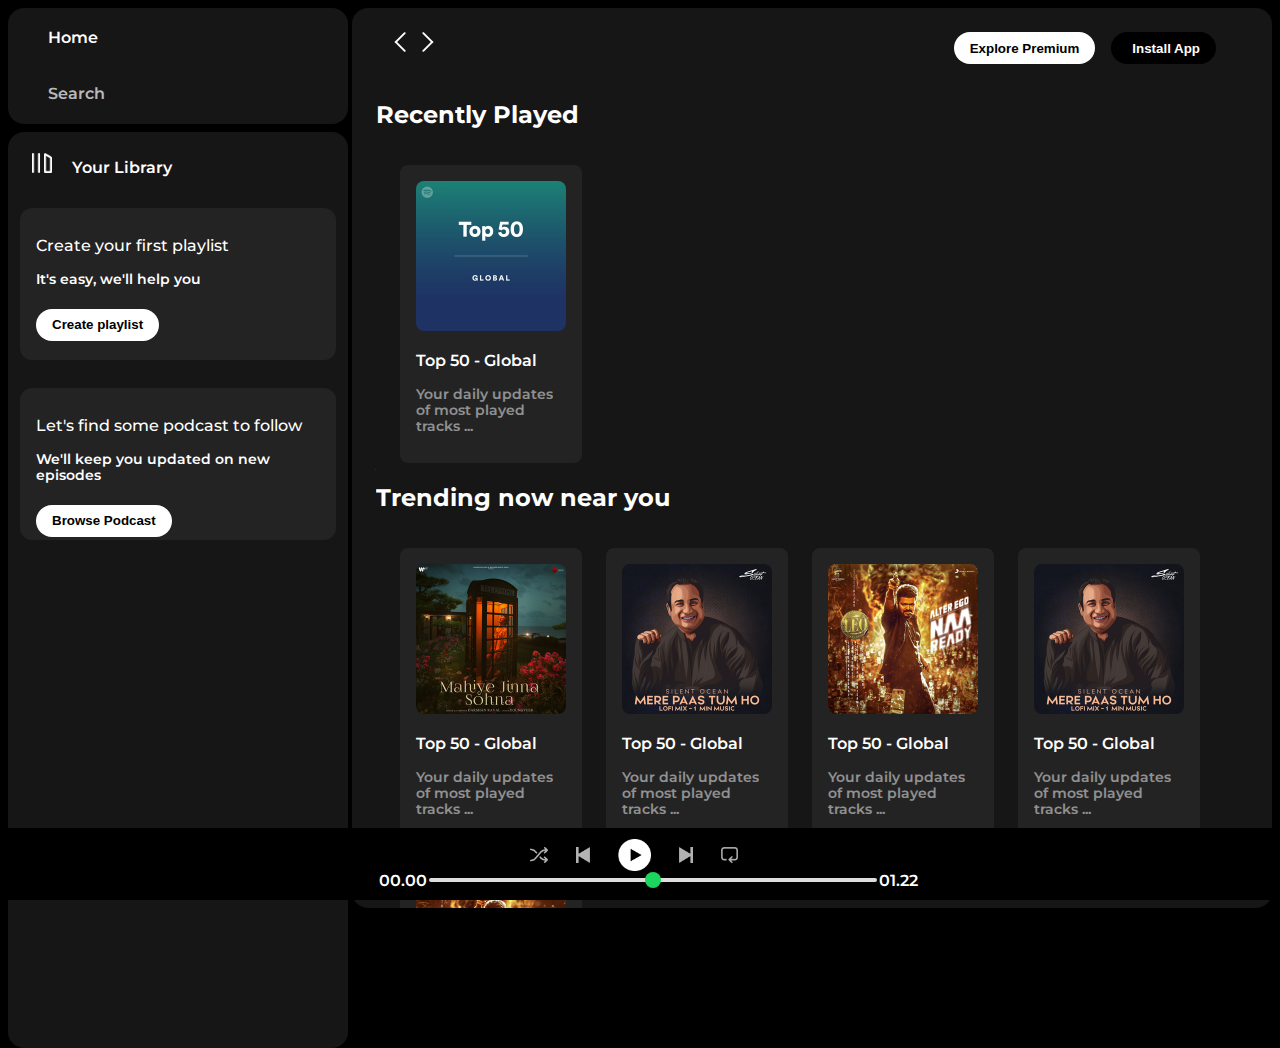
<file: Projects/SpotifyX/index.html>
<!DOCTYPE html>
<html lang="en">
<head>
  <meta charset="UTF-8">
  <meta name="viewport" content="width=device-width, initial-scale=1.0">
  <link rel="stylesheet" href="https://cdnjs.cloudflare.com/ajax/libs/font-awesome/6.5.2/css/all.min.css" integrity="sha512-SnH5WK+bZxgPHs44uWIX+LLJAJ9/2PkPKZ5QiAj6Ta86w+fsb2TkcmfRyVX3pBnMFcV7oQPJkl9QevSCWr3W6A==" crossorigin="anonymous" referrerpolicy="no-referrer" />
  <link rel="icon" href="./assets/logo.png">
  <title>Spotify - Web Player: Music for everyone</title>
  <link rel="stylesheet" href="styles.css">
  <link rel="preconnect" href="https://fonts.googleapis.com">
  <link rel="preconnect" href="https://fonts.gstatic.com" crossorigin>
  <link href="https://fonts.googleapis.com/css2?family=Montserrat:ital,wght@0,100..900;1,100..900&display=swap" rel="stylesheet">
</head>
<body>
  <div class="main">
    <div class="sidebar">
      <div class="nav">
        <div class="nav-option" style="opacity: 1;">
          <i class="fa-solid fa-house"></i>
          <a href="#">Home</a>
        </div>
        <div class="nav-option">
          <i class="fa-solid fa-magnifying-glass"></i>
          <a href="#">Search</a>
        </div>
      </div>
      <div class="library">
        <div class="options">
          <div class="lib-option nav-option" style="opacity: 1;">
            <img src="./assets/library_icon.png" alt="Library ">
            <a href="#">Your Library</a>
          </div>
          <div class="icons">
            <i class="fa-solid fa-plus"></i>
            <i class="fa-solid fa-arrow-right"></i>
          </div>
        </div>
        <div class="lib-box">
          <div class="box">
            <p class="box-p1">Create your first playlist</p>
            <p class="box-p2">It's easy, we'll help you</p>
            <button class="badge">Create playlist</button>
          </div>
          <div class="box">
            <p class="box-p1">Let's find some podcast to follow</p>
            <p class="box-p2">We'll keep you updated on new episodes</p>
            <button class="badge">Browse Podcast</button>
          </div>
        </div>
      </div>
    </div>
    <div class="main-content">
      <div class="sticky-nav">
        <div class="sticky-nav-icons">
          <img src="./assets/backward_icon.png" alt="">
          <img src="./assets/forward_icon.png" alt="" class="hide"> 
        </div>
          <div class="sticky-nav-options">
          <button class="badge nav-item hide">Explore Premium</button>
          <button class="badge nav-item dark-badge"><i class="fa-regular fa-circle-down" style="margin-right: 5px;"></i> Install App</button>
          <i class="fa-regular fa-user nav-item"></i>
        </div>
      </div>

        <h2>Recently Played</h2>
        <div class="card-container">
          <div class="card">
            <img src="./assets/card1img.jpeg" alt="" class="card-img">
            <p class="card-title">Top 50 - Global</p>
            <p class="card-info">Your daily updates of most played tracks ...</p>
          </div>
        </div>

        <h2>Trending now near you</h2>
        <div class="card-container">
          <div class="card">
            <img src="./assets/card2img.jpeg" alt="" class="card-img">
            <p class="card-title">Top 50 - Global</p>
            <p class="card-info">Your daily updates of most played tracks ...</p>
          </div>
          <div class="card">
            <img src="./assets/card3img.jpeg" alt="" class="card-img">
            <p class="card-title">Top 50 - Global</p>
            <p class="card-info">Your daily updates of most played tracks ...</p>
          </div>
          <div class="card">
            <img src="./assets/card4img.jpeg" alt="" class="card-img">
            <p class="card-title">Top 50 - Global</p>
            <p class="card-info">Your daily updates of most played tracks ...</p>
          </div>
          <div class="card">
            <img src="./assets/card3img.jpeg" alt="" class="card-img">
            <p class="card-title">Top 50 - Global</p>
            <p class="card-info">Your daily updates of most played tracks ...</p>
          </div>
          <div class="card">
            <img src="./assets/card4img.jpeg" alt="" class="card-img">
            <p class="card-title">Top 50 - Global</p>
            <p class="card-info">Your daily updates of most played tracks ...</p>
          </div>
        </div>

        <h2>Featured Charts</h2>
        <div class="card-container">
          <div class="card">
            <img src="./assets/card5img.jpeg" alt="" class="card-img">
            <p class="card-title">Top Songs - Global</p>
            <p class="card-info">Your daily updates of most played tracks ...</p>
          </div>
          <div class="card">
            <img src="./assets/card6img.jpeg" alt="" class="card-img">
            <p class="card-title">Top Songs - India</p>
            <p class="card-info">Your daily updates of most played tracks ...</p>
          </div>
          <div class="card">
            <img src="./assets/card1img.jpeg" alt="" class="card-img">
            <p class="card-title">Top 50 - Global</p>
            <p class="card-info">Your daily updates of most played tracks ...</p>
          </div>
        </div>
    
        <div class="footer">
          <div class="line"></div>
        </div>

    </div>
    <div class="music-player">
      <div class="album"></div>
      <div class="player">
        <div class="player-control">
          <img src="./assets/player_icon1.png" alt="" class="player-control-icon">
          <img src="./assets/player_icon2.png" alt="" class="player-control-icon">
          <img src="./assets/player_icon3.png" alt="" class="player-control-icon" style="opacity: 1; height: 2rem;">
          <img src="./assets/player_icon4.png" alt="" class="player-control-icon">
          <img src="./assets/player_icon5.png" alt="" class="player-control-icon">
        </div>
        <div class="playback-bar">
          <span class="curr-time">00.00</span>
          <input type="range" min="0" max="100" class="progress-bar" step="1">
          <span class="total-time">01.22</span>
        </div>
      </div>
      <div class="controls"></div>
    </div>
  </div>
</body>
</html>
</file>
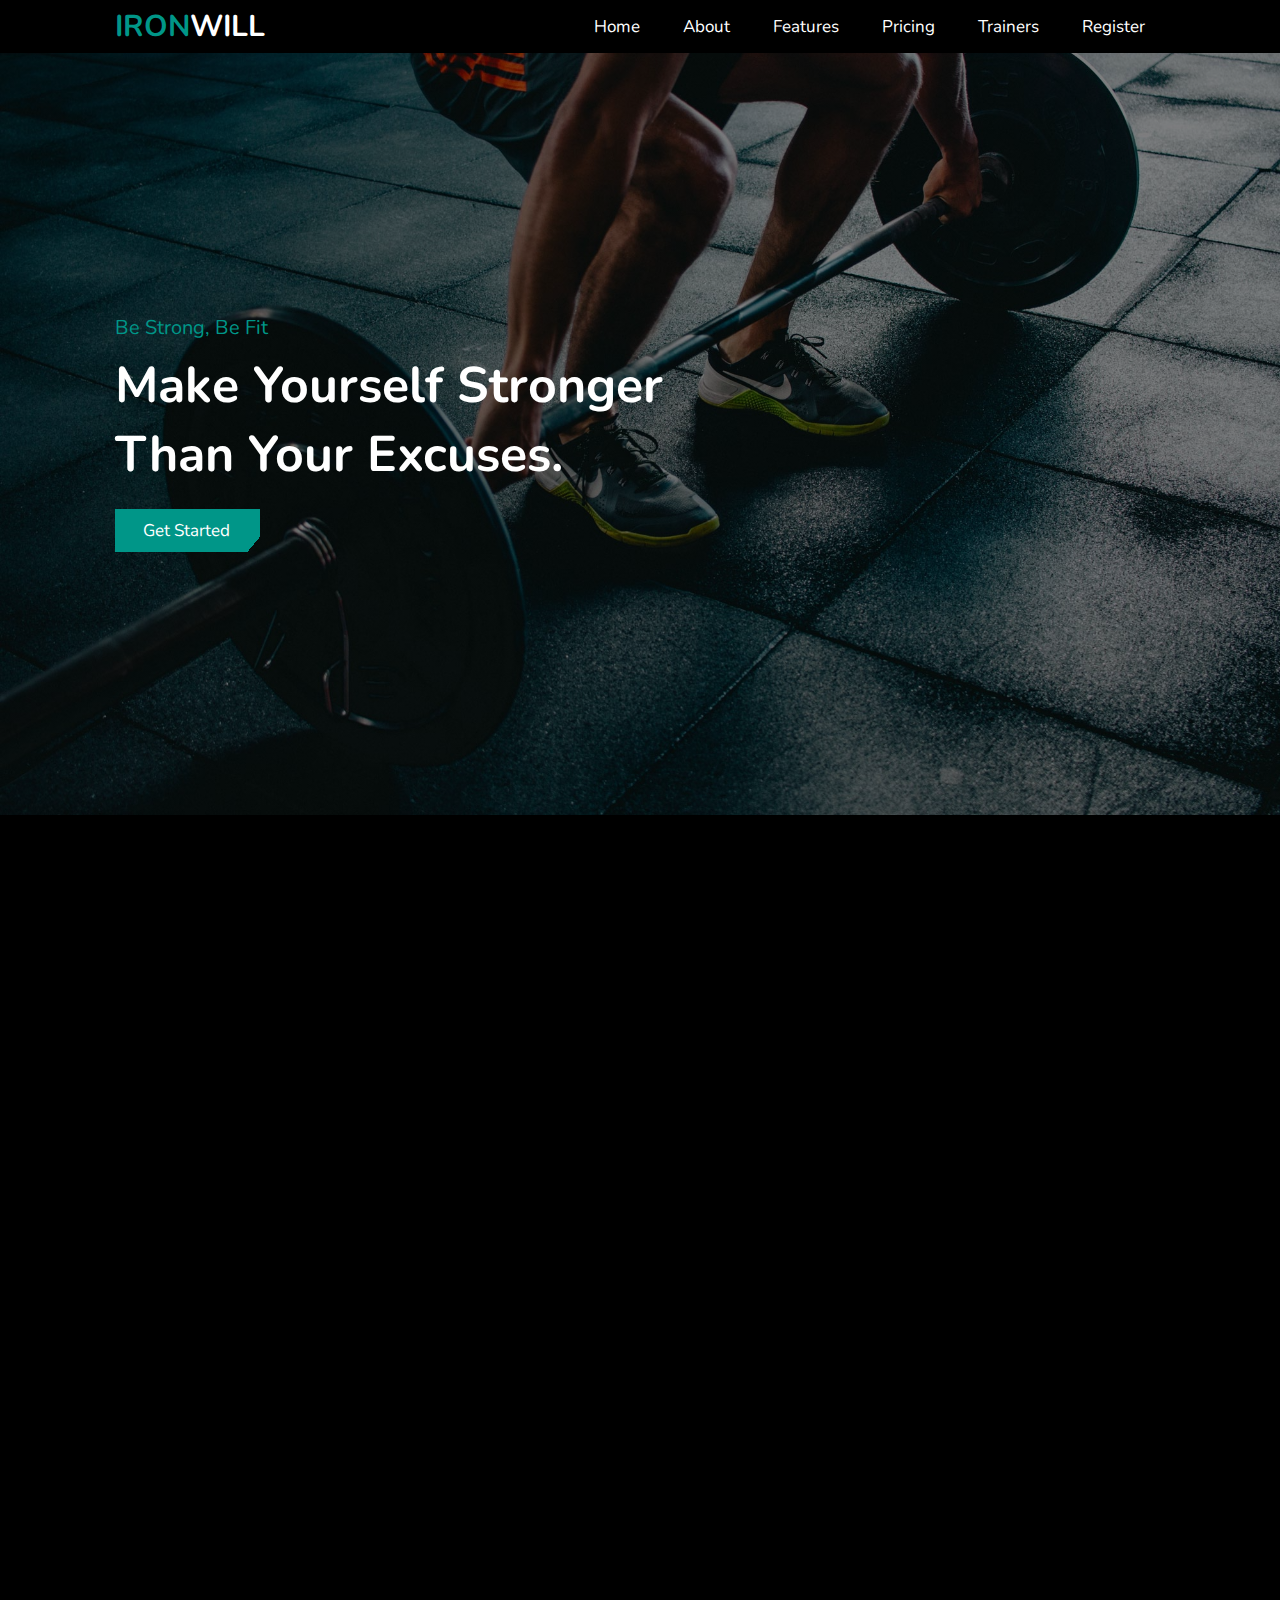
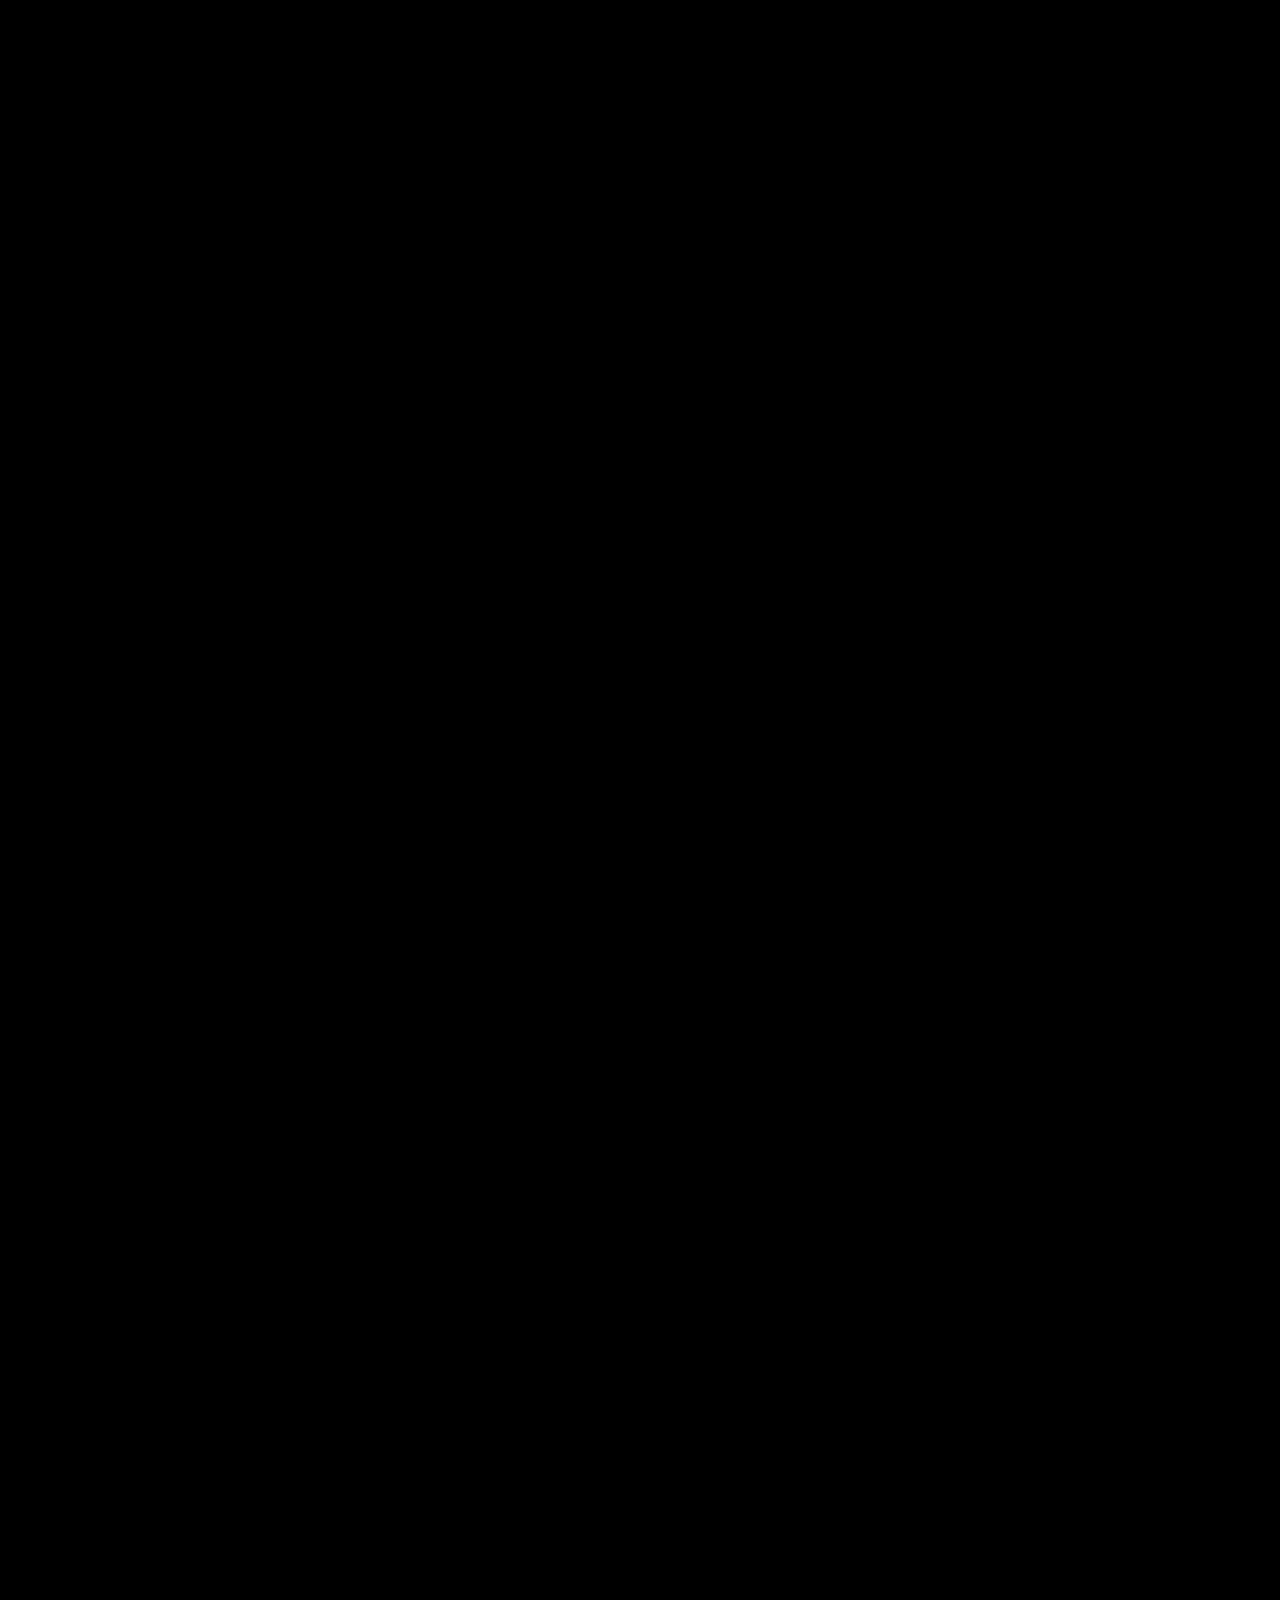
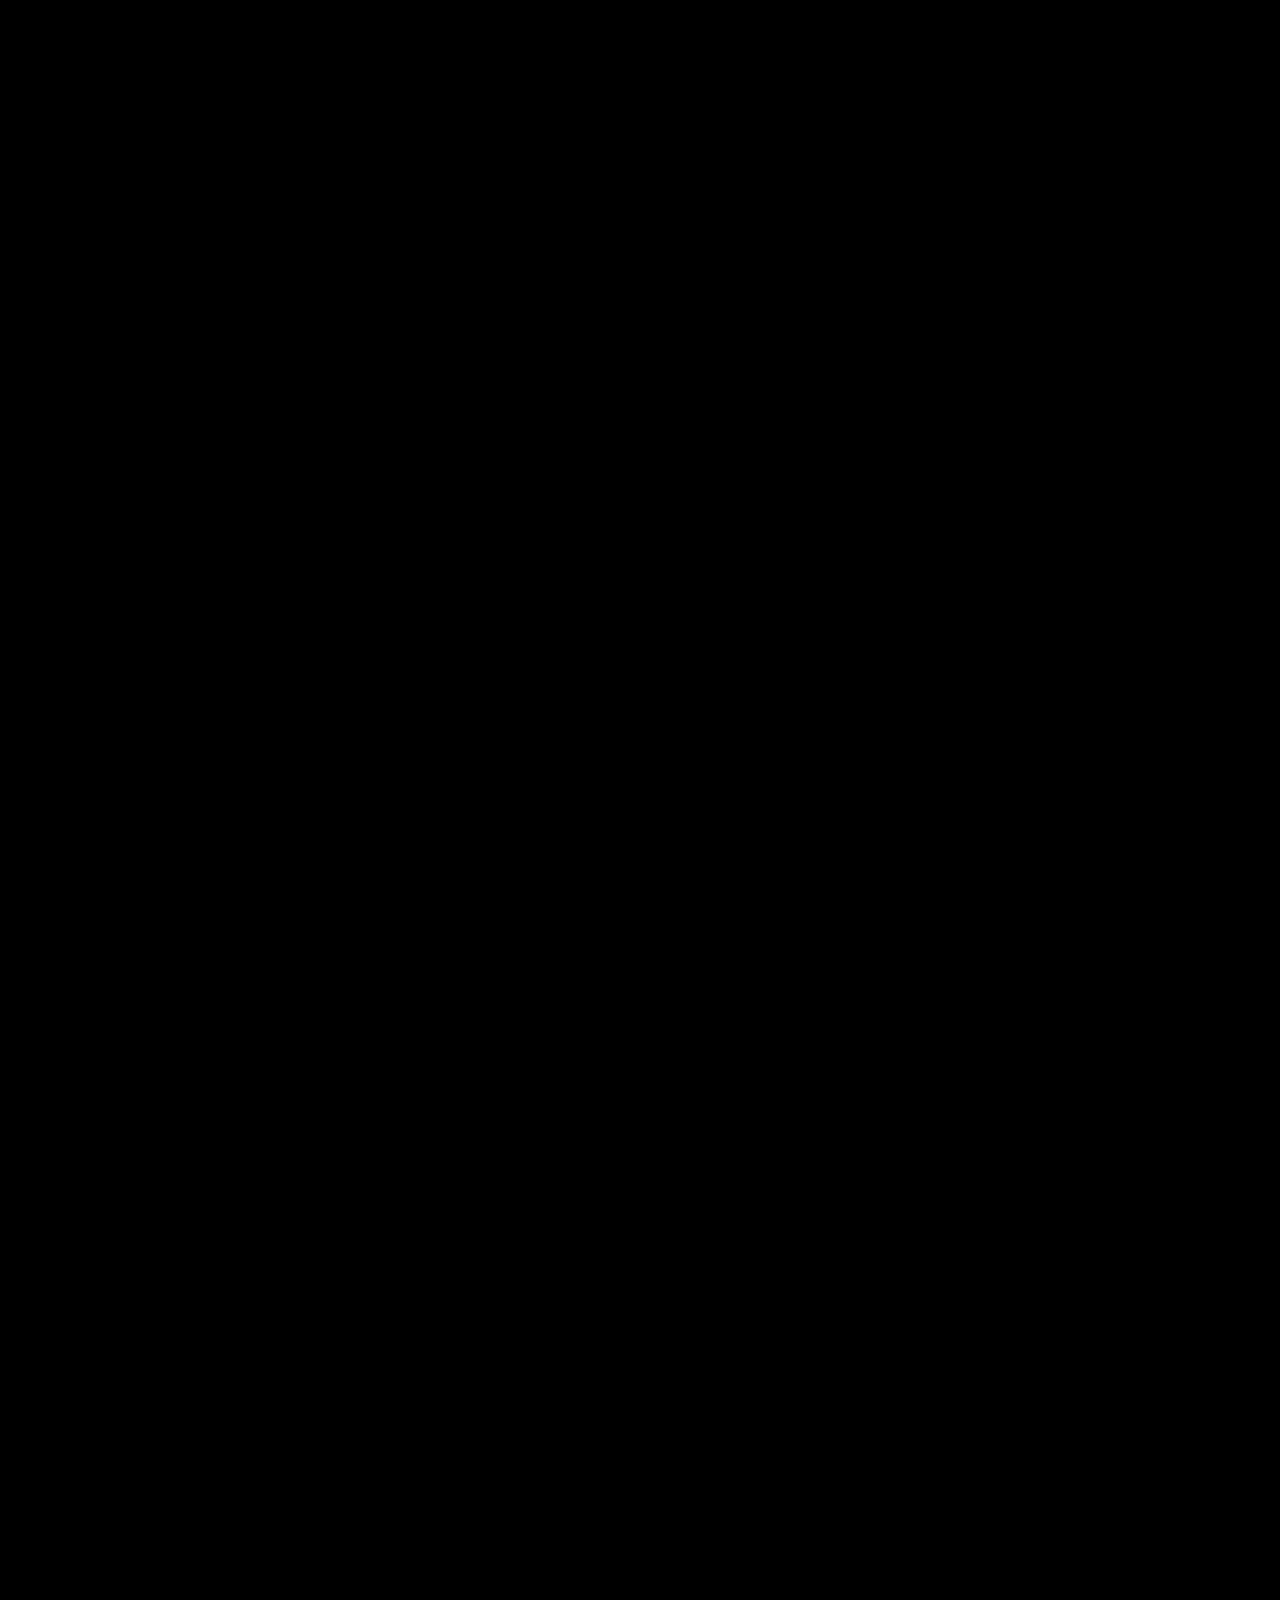
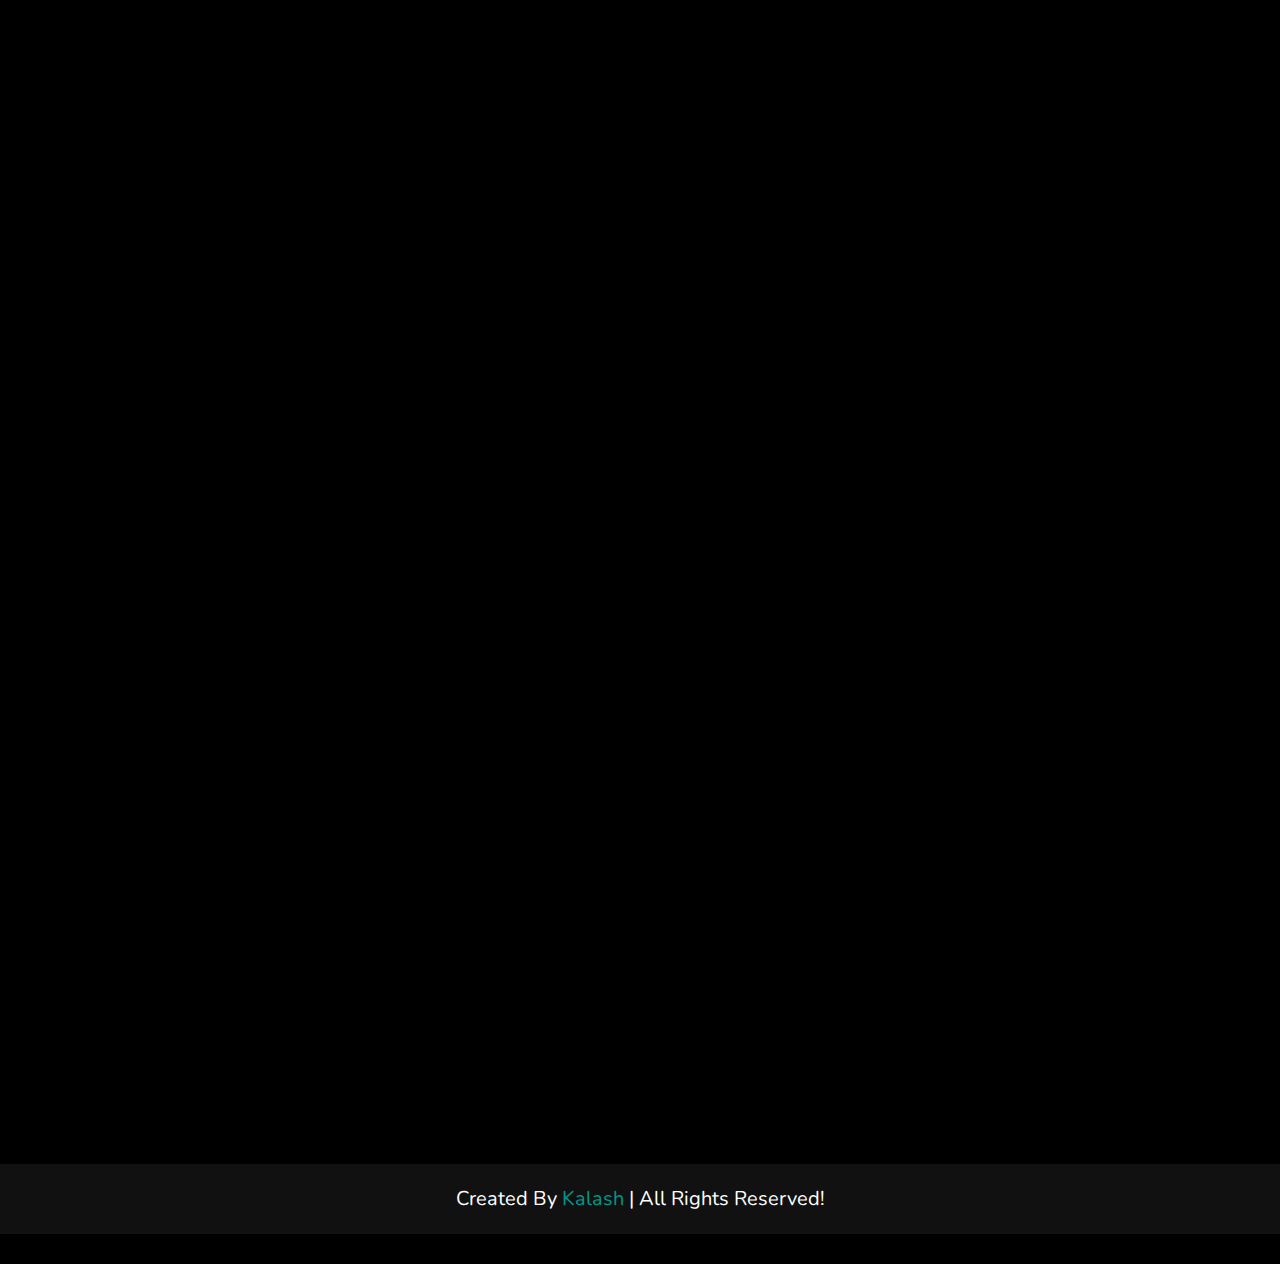
<file: Projects/IronWill/Website-main/index.html>
<!DOCTYPE html>
<html lang="en">
<head>
    <meta charset="UTF-8">
    <meta http-equiv="X-UA-Compatible" content="IE=edge">
    <meta name="viewport" content="width=device-width, initial-scale=1.0">
    <title>Fitness Website Project</title>

    <!-- font link  -->
    <link rel="stylesheet" href="https://cdnjs.cloudflare.com/ajax/libs/font-awesome/5.15.4/css/all.min.css">

    <!-- custom css file link  -->
    <link rel="stylesheet" href="css/style.css">
    
    <!-- aos link -->
    <link rel="stylesheet" href="https://unpkg.com/aos@next/dist/aos.css" />

</head>
<body>
    
<!-- header section starts      -->

<header class="header">

    <a href="#" class="logo"> <span>IRON</span>WILL </a>

    <div id="menu-btn" class="fas fa-bars"></div>

    <nav class="navbar">
        <a href="#home">home</a>
        <a href="#about">about</a>
        <a href="#features">features</a>
        <a href="#pricing">pricing</a>
        <a href="#trainers">trainers</a>
        <a href="#register">register</a>
    </nav>

</header>

<!-- header section ends     -->

<!-- home section starts  -->

<section class="home" id="home">

     <div class="main" style="background: linear-gradient(rgba(0,0,0,.5),rgba(0,0,0,.5)), url(images/bg2.jpg) no-repeat;">
         <div class="content">
             <span>be strong, be fit</span>
             <h3>Make yourself stronger than your excuses.</h3>
             <a href="#" class="btn">get started</a>
         </div>
     </div>

</section>

<!-- home section ends -->

<!-- about section starts  -->

<section class="about" id="about">

    <div class="image"  data-aos="fade-up">
        <img src="images/davidlaid.jpg" alt="">
    </div>

    <div class="content"   data-aos="fade-up">
        <span>about us</span>
        <h3 class="title">Every day is a chance to become better</h3>
        <p>Established in 2001, “IronWill Health and Fitness” pioneered the boutique, high street training centers and has started to pop up in major cities of the country. Our results-driven facilities are built with one thing in mind. "HUSTLE TO GET MUSCLE"</p>
        <div class="box-container">
            <div class="box">
                <h3><i class="fas fa-check"></i>body and mind</h3>
                <p>we instruct you with different exercises to improve your body and mind. our mind-body exercises include yoga, Pilates, tai chi, swimming, and gardening. </p>
            </div>
            <div class="box">
                <h3><i class="fas fa-check"></i>healthy life</h3>
                <p>our facility provides you with a good and healthy environment. we have all the natural supplement for you to take and grind like hell.</p>
            </div>
            <div class="box">
                <h3><i class="fas fa-check"></i>strategies</h3>
                <p>we provide you with different strategies to grow faster. we introduce you to muscular meditation,cognitive reframing etc.</p>
            </div>
            <div class="box">
                <h3><i class="fas fa-check"></i>workout</h3>
                <p>We don't follow the traditional gym practices; we have added all the ingredients to make your workout at “IronWill” an experience.</p>
            </div>
        </div>
        <a href="#" class="btn">read more</a>
    </div>

</section>

<!-- about section ends -->

<!-- features section starts  -->

<section class="features" id="features"  data-aos="fade-up">

    <h1 class="heading"> <span>gym features</span> </h1>

    <div class="box-container">

        <div class="box">
            <div class="image">
                <img src="images/f-img-1.jpg" alt="">
            </div>
            <div class="content">
                <img src="images/icon-1.png" alt="">
                <h3>body building</h3>
                <p>Each IronWill facility offers high quality cardio & strength equipment to build muscles.</p>
                <a href="#" class="btn">read more</a>
            </div>
        </div>

        <div class="box second">
            <div class="image">
                <img src="images/f-img-2.jpg" alt="">
            </div>
            <div class="content">
                <img src="images/icon-2.png" alt="">
                <h3>gym for men</h3>
                <p>we offer our gym services to men and teenagers. </p>
                <a href="#" class="btn">read more</a>
            </div>
        </div>

        <div class="box">
            <div class="image">
                <img src="images/f-img-3.jpg" alt="">
            </div>
            <div class="content">
                <img src="images/icon-3.png" alt="">
                <h3>gym for women</h3>
                <p>we also have facilities for women.they can rest assure and workout whenever and however they want.</p>
                <a href="#" class="btn">read more</a>
            </div>
        </div>

    </div>

</section>

<!-- features section ends -->

<!-- pricing section starts  -->

<section class="pricing" id="pricing">

    <div class="information" data-aos="fade-up">
        <span>pricing plan</span>
        <h3>affordable pricing plan for your</h3>
        <p>the pricing plans mentioned below are very reasonable budget plans which includes your nutrition costs too.</p>
        <p> <i class="fas fa-check"></i> cardio exercise </p>
        <p> <i class="fas fa-check"></i> weight lifting </p>
        <p> <i class="fas fa-check"></i> diet plans </p>
        <p> <i class="fas fa-check"></i> overall results </p>
        <a href="#" class="btn">all pricing</a>
    </div>

    <div class="plan basic" data-aos="fade-up">
        <h3>basic plan</h3>
        <div class="price"><span>$</span>30<span>/mo</span></div>
       <div class="list">
        <p> <i class="fas fa-check"></i> personal training </p>
        <p> <i class="fas fa-check"></i> cardio exercise </p>
        <p> <i class="fas fa-check"></i> weight lifting </p>
        <p> <i class="fas fa-check"></i> diet plans </p>
        <p> <i class="fas fa-check"></i> overall results </p>
       </div>
       <a href="#" class="btn">get started</a>
    </div>

    <div class="plan" data-aos="fade-up">
        <h3>premium plan</h3>
        <div class="price"><span>$</span>90<span>/mo</span></div>
       <div class="list">
        <p> <i class="fas fa-check"></i> personal training </p>
        <p> <i class="fas fa-check"></i> cardio exercise </p>
        <p> <i class="fas fa-check"></i> weight lifting </p>
        <p> <i class="fas fa-check"></i> diet plans </p>
        <p> <i class="fas fa-check"></i> overall results </p>
       </div>
       <a href="#" class="btn">get started</a>
    </div>

</section>

<!-- pricing section ends -->

<!-- trainers section starts  -->

<section class="trainers" id="trainers">

    <h1 class="heading" data-aos="fade-up"> <span>expert trainers</span> </h1>

    <div class="box-container" data-aos="fade-up">

        <div class="box">
            <img src="images/davidtrainer.jpg" alt="">
            <div class="content">
                <span>expert trainer</span>
                <h3>david laid</h3>
                <div class="share">
                    <a href="#" class="fab fa-facebook-f"></a>
                    <a href="#" class="fab fa-twitter"></a>
                    <a href="#" class="fab fa-pinterest"></a>
                    <a href="#" class="fab fa-linkedin"></a>
                </div>
            </div>
        </div>

        <div class="box">
            <img src="images/trainer2.jpg" alt="">
            <div class="content">
                <span>expert trainer</span>
                <h3>c bum</h3>
                <div class="share">
                    <a href="#" class="fab fa-facebook-f"></a>
                    <a href="#" class="fab fa-twitter"></a>
                    <a href="#" class="fab fa-pinterest"></a>
                    <a href="#" class="fab fa-linkedin"></a>
                </div>
            </div>
        </div>

        <div class="box">
            <img src="images/trainer3.jpg" alt="">
            <div class="content">
                <span>expert trainer</span>
                <h3>james</h3>
                <div class="share">
                    <a href="#" class="fab fa-facebook-f"></a>
                    <a href="#" class="fab fa-twitter"></a>
                    <a href="#" class="fab fa-pinterest"></a>
                    <a href="#" class="fab fa-linkedin"></a>
                </div>
            </div>
        </div>

        <div class="box">
            <img src="images/trainer4.jpg" alt="">
            <div class="content">
                <span>expert trainer</span>
                <h3>lean beef patty</h3>
                <div class="share">
                    <a href="#" class="fab fa-facebook-f"></a>
                    <a href="#" class="fab fa-twitter"></a>
                    <a href="#" class="fab fa-pinterest"></a>
                    <a href="#" class="fab fa-linkedin"></a>
                </div>
            </div>
        </div>

    </div>

</section>

<!-- trainers section ends -->

<!-- banner section starts  -->

<section class="banner" data-aos="fade-up">

    <span>join us now</span>
    <h3>get upto 50% discount</h3>
    <p>we are giving off a 50% discount to the newbies looking to join since its the start of a new year. come join us and GRINDDD IT BABYY</p>
    <a href="#" class="btn">get discount</a>

</section>

<!-- banner section ends -->

<!-- review section starts  -->

<section class="review" data-aos="fade-up">

    <div class="information">
        <span>testimonials</span>
        <h3>what our clients says</h3>
        <p>our clients really like the services we provide and we are so happy to hear that. here is one of our regulars giving his feeedback.</p>
        <a href="#" class="btn">read more</a>
    </div>

    <div class="main">
        <p>its been an year since i have been a member of IronWill community and i really love the progress. i feel like i have become an upgraded version of myself.  i would recommend joining the community, it's really worth it.</p>
        <div class="user">
             <img src="images/pic-1.png" alt="">
             <div class="info">
                 <h3>Kalash</h3>
                 <span>designer</span>
             </div>    
             <i class="fas fa-quote-left"></i>
        </div>
    </div>



</section>

<!-- review section ends -->

<!-- register section starts  -->

<section class="register" id="register" data-aos="fade-up">

    <h1 class="heading"> <span>register now</span> </h1>
    
    <form action="">
    
        <div class="inputBox">
            <input type="text" placeholder="first name">
            <input type="text" placeholder="last name">
        </div>
    
        <div class="inputBox">
            <input type="email" placeholder="your email">
            <input type="number" placeholder="your number">
        </div>
    
        <textarea name="" id="" cols="30" rows="10" placeholder="message"></textarea>
    
        <input type="submit" class="btn" value="register">
    
    </form>
    
</section>

<!-- register section ends -->

<!-- footer section starts  -->

<section class="footer" data-aos="fade-up">

    <div class="box-container">

        <div class="box">
            <h3>quick links</h3>
            <a class="links" href="#home">home</a>
            <a class="links" href="#about">about</a>
            <a class="links" href="#features">features</a>
            <a class="links" href="#pricing">pricing</a>
            <a class="links" href="#trainers">trainers</a>
            <a class="links" href="#register">register</a>
        </div>

        <div class="box">
            <h3>opening hours</h3>
            <p> monday : <i> 7:00am - 10:30pm </i> </p>
            <p> tuesday : <i> 7:00am - 10:30pm </i> </p>
            <p> wednesday : <i> 7:00am - 10:30pm </i> </p>
            <p> friday : <i> 7:00am - 10:30pm </i> </p>
            <p> saturday : <i> 7:00am - 10:30pm </i> </p>
            <p> sunday : <i> closed </i> </p>
        </div>

        <div class="box">
            <h3>opening hours</h3>
            <p> <i class="fas fa-phone"></i> +123-456-7890 </p>
            <p> <i class="fas fa-phone"></i> +111-222-3333 </p>
            <p> <i class="fas fa-envelope"></i> mahajankalash8@gmail.com </p>
            <p> <i class="fas fa-map"></i> Pune, India - 411012 </p>
            <div class="share">
                <a href="#" class="fab fa-facebook-f"></a>
                <a href="#" class="fab fa-twitter"></a>
                <a href="#" class="fab fa-linkedin"></a>
                <a href="#" class="fab fa-pinterest"></a>
            </div>
        </div>

        <div class="box">
            <h3>newsletter</h3>
            <p>subscribe for latest updates</p>
            <form action="">
                <input type="email" name="" class="email" placeholder="enter your email" id="">
                <input type="submit" value="subscribe" class="btn">
            </form>
        </div>

    </div>

</section>

<div class="credit"> created by <span>Kalash</span> | all rights reserved! </div>

<!-- footer section ends -->





<!--AOS link-->
<script src="https://unpkg.com/aos@next/dist/aos.js"></script>
<script>
  AOS.init({
      offset : 200,
      duration : 1200,
  });
</script>

<!-- custom js file link  -->
<script src="js/script.js"></script>

</body>
</html>
</file>
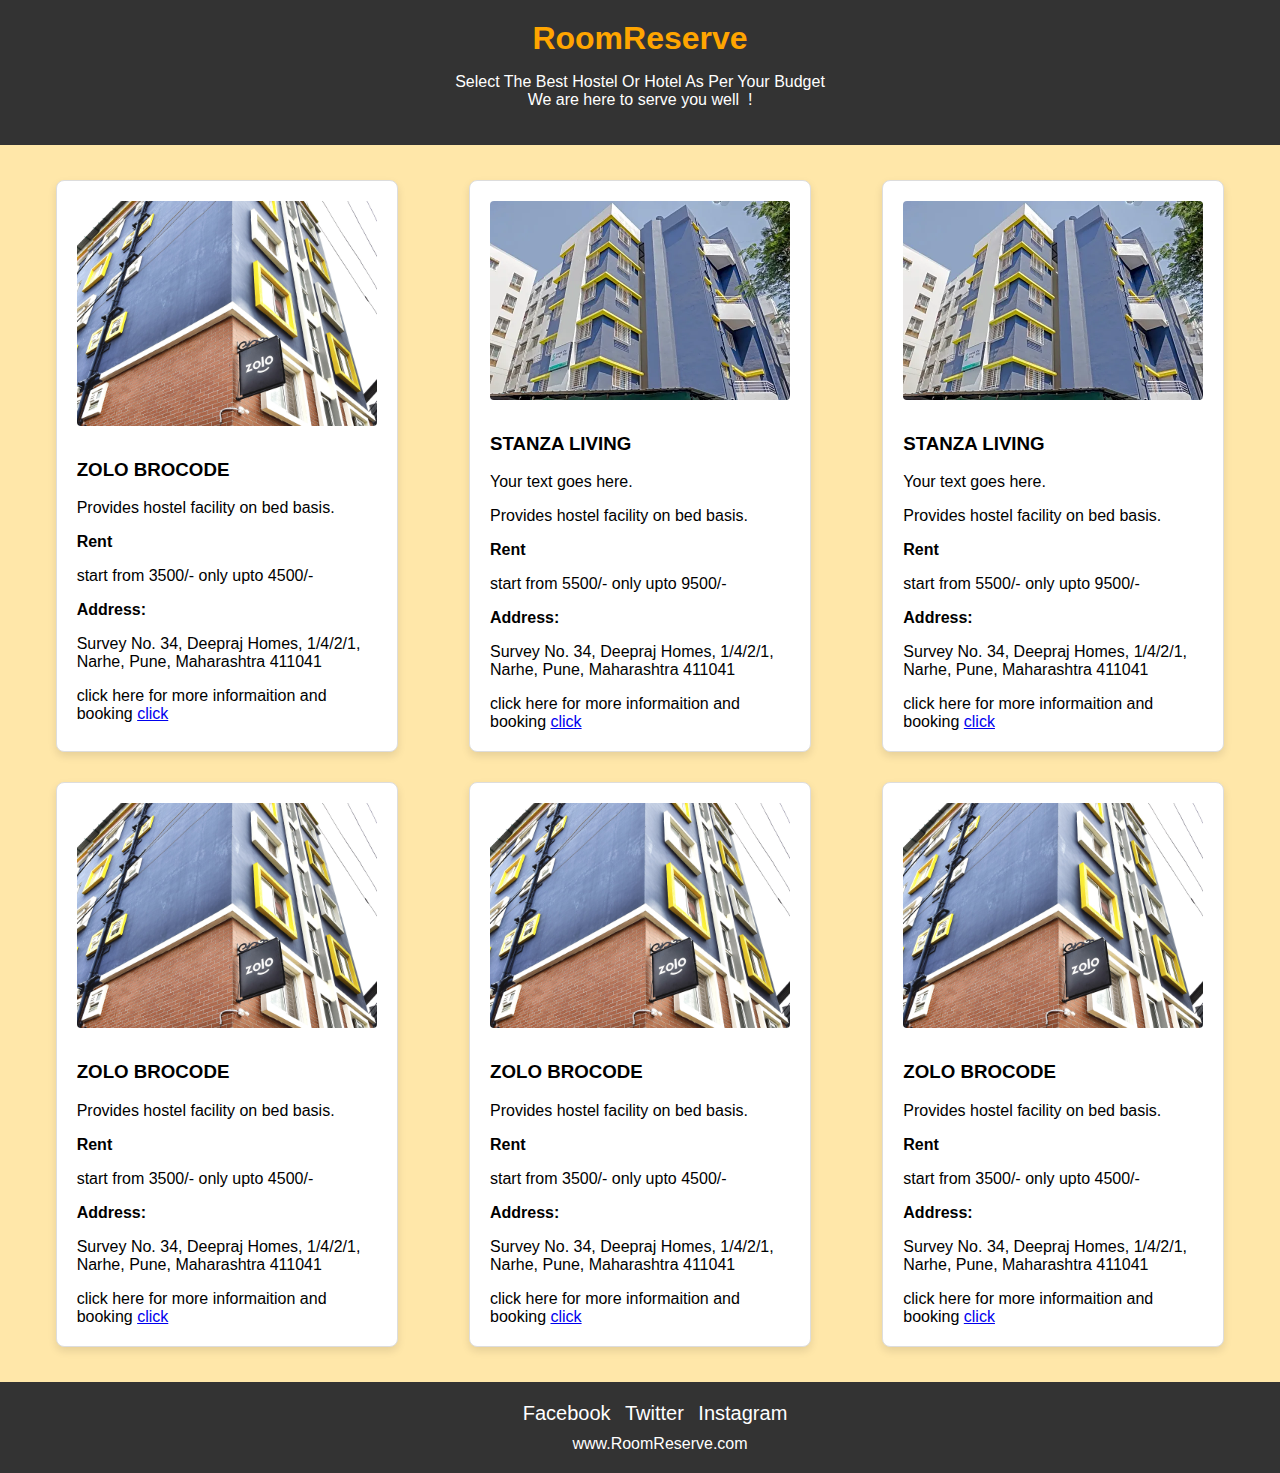
<file: Projects/Home rent/pune.html>
<!DOCTYPE html>
<html lang="en">
<head>
    <meta charset="UTF-8">
    <meta name="viewport" content="width=device-width, initial-scale=1.0">
    <title>Document</title>
    <link href="CSS/pune.css" rel="stylesheet.html">
</head>
<style>
   body {
            font-family: Arial, sans-serif;
            margin: 0;
            padding: 0;
            box-sizing: border-box;
            background-color:rgba(255, 183, 0, 0.337) ;
        }

        .container {
            display: flex;
            flex-wrap: wrap;
            justify-content: space-around;
            padding: 20px;
        }

        .box {
            width: 300px;
            margin: 15px;
            padding: 20px;
            border: 1px solid #ddd;
            border-radius: 8px;
            box-shadow: 0 4px 8px rgba(0, 0, 0, 0.1);
            transition: transform 0.3s ease-in-out;
            background-color: white;
        }

        .box:hover {
            transform: scale(1.05);
        }

        img {
            max-width: 100%;
            height: auto;
            border-radius: 4px;
            margin-bottom: 10px;
        }

        @media screen and (max-width: 768px) {
            .box {
                width: calc(50% - 30px);
            }
        }
        
        header {
            background-color: #333;
            color: #fff;
            text-align: center;
            padding: 20px;
        }

        header h1 {
            margin: 0;
            color: orange;
        }

        footer {
            background-color: #333;
            color: #fff;
            text-align: center;
            padding: 20px;
            position: relative;
            bottom: 0;
            width: 100%;
        }

        .social-icons {
            list-style: none;
            padding: 0;
            margin: 0;
        }

        .social-icons li {
            display: inline-block;
            margin-right: 10px;
        }

        .social-icons a {
            text-decoration: none;
            color: #fff;
            font-size: 20px;
        }

        .website-link {
            display: block;
            color: #fff;
            margin-top: 10px;
            text-decoration: none;
        }
</style>
<body>
    <header>
        <h1 style="font-family: Impact, Haettenschweiler, 'Arial Narrow Bold', sans-serif;">RoomReserve</h1>
        
        <p>Select The Best Hostel Or Hotel As Per Your Budget<br>We are here to serve you well &nbsp;!</p>
    </header>
    <div class="container">
        <div class="box">
            <img src="Images/zolo.jpg" alt="Image 1">
            <h3>ZOLO BROCODE</h3>
            <p>Provides hostel facility on bed basis.</p>
            <B>Rent</B>
            <p>start from 3500/- only upto 4500/-</p>
            <B>Address:</B>
            <p>Survey No. 34, Deepraj Homes, 1/4/2/1, Narhe, Pune, Maharashtra 411041</p>
            click here for more informaition and booking
            <a href="https://zolostays.com/pg-hostel-near-narhe-in-pune-zolo_brocode-zp069" target="blank">click</a>
            

        </div>
    
        <div class="box">
            <img src="Images/stanza.jpg" alt="Image 2">
            <h3>STANZA LIVING</h3>
            <p>Your text goes here.</p>
            <p>Provides hostel facility on bed basis.</p>
            <B>Rent</B>
            <p>start from 5500/- only upto 9500/-</p>
            <B>Address:</B>
            <p>Survey No. 34, Deepraj Homes, 1/4/2/1, Narhe, Pune, Maharashtra 411041</p>
            click here for more informaition and booking
            <a href="https://www.stanzaliving.com/pune/pg-hostel-in-narhe" target="blank">click</a>
        </div>
        <div class="box">
            <img src="Images/stanza.jpg" alt="Image 2">
            <h3>STANZA LIVING</h3>
            <p>Your text goes here.</p>
            <p>Provides hostel facility on bed basis.</p>
            <B>Rent</B>
            <p>start from 5500/- only upto 9500/-</p>
            <B>Address:</B>
            <p>Survey No. 34, Deepraj Homes, 1/4/2/1, Narhe, Pune, Maharashtra 411041</p>
            click here for more informaition and booking
        <a href="https://www.stanzaliving.com/pune/pg-hostel-in-narhe" target="blank">click</a>
        

        </div>
     <!-- Add more boxes as needed -->
     <div class="box">
        <img src="Images/zolo.jpg" alt="Image 1">
        <h3>ZOLO BROCODE</h3>
        <p>Provides hostel facility on bed basis.</p>
        <B>Rent</B>
        <p>start from 3500/- only upto 4500/-</p>
        <B>Address:</B>
        <p>Survey No. 34, Deepraj Homes, 1/4/2/1, Narhe, Pune, Maharashtra 411041</p>
        click here for more informaition and booking
        <a href="https://zolostays.com/pg-hostel-near-narhe-in-pune-zolo_brocode-zp069" target="blank">click</a>

        

    </div>
    <div class="box">
        <img src="Images/zolo.jpg" alt="Image 1">
        <h3>ZOLO BROCODE</h3>
        <p>Provides hostel facility on bed basis.</p>
        <B>Rent</B>
        <p>start from 3500/- only upto 4500/-</p>
        <B>Address:</B>
        <p>Survey No. 34, Deepraj Homes, 1/4/2/1, Narhe, Pune, Maharashtra 411041</p>
        click here for more informaition and booking
        <a href="https://zolostays.com/pg-hostel-near-narhe-in-pune-zolo_brocode-zp069" target="blank">click</a>

        

    </div>
    <div class="box">
        <img src="Images/zolo.jpg" alt="Image 1">
        <h3>ZOLO BROCODE</h3>
        <p>Provides hostel facility on bed basis.</p>
        <B>Rent</B>
        <p>start from 3500/- only upto 4500/-</p>
        <B>Address:</B>
        <p>Survey No. 34, Deepraj Homes, 1/4/2/1, Narhe, Pune, Maharashtra 411041</p>
        click here for more informaition and booking
        <a href="https://zolostays.com/pg-hostel-near-narhe-in-pune-zolo_brocode-zp069" target="blank">click</a>
        

    </div>
    
    </div>

    <footer>
        <ul class="social-icons">
            <li><a href="https://www.facebook.com" target="_blank">Facebook</a></li>
            <li><a href="https://www.twitter.com" target="_blank">Twitter</a></li>
            <li><a href="https://www.instagram.com" target="_blank">Instagram</a></li>
            <!-- Add more social media links as needed -->
        </ul>
        <a href="https://www.yourwebsite.com" class="website-link" target="_blank">www.RoomReserve.com</a>
    </footer>
</body>
</html>
</file>
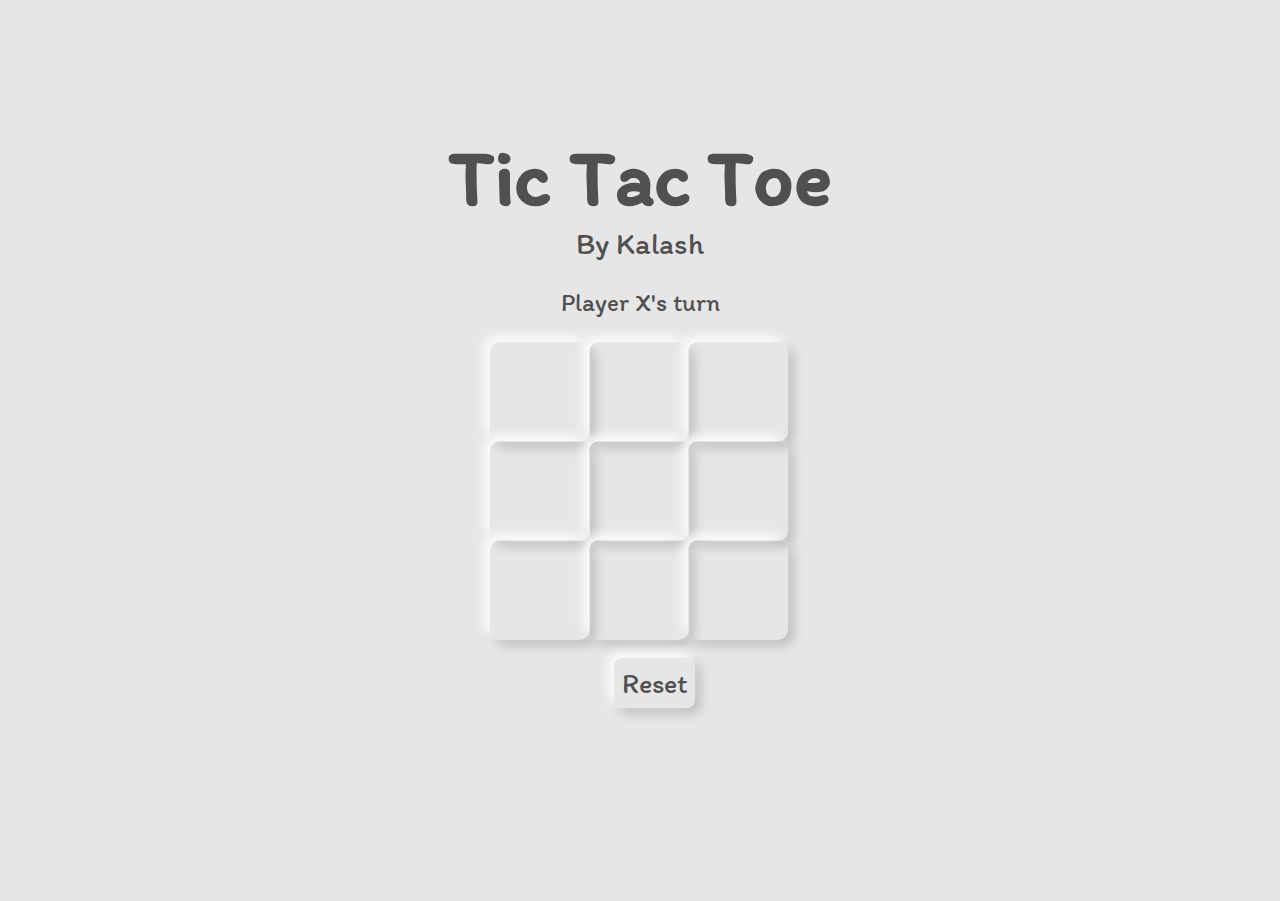
<file: Projects/tic-tac-toe/tic.html>
<html lang="en">

<head>
  <meta charset="UTF-8">
  <meta http-equiv="X-UA-Compatible" content="IE=edge">
  <meta name="viewport" content="width=device-width, initial-scale=1.0">
  <link rel="stylesheet" href="style.css">
  <link rel="preconnect" href="https://fonts.gstatic.com">
  <link href="https://fonts.googleapis.com/css2?family=Itim&display=swap" rel="stylesheet">
  <script src="script.js"></script>
  <title>Tic-Tac-Toe by Kalash</title>
</head>

<body>
  <main class="background">
    <section class="title">
      <h1>Tic Tac Toe</h1>
      <label for="owner">By Kalash</label>
    </section>
    <section class="display">
      Player <span class="display-player playerX">X</span>'s turn
    </section>
    <section class="container">
      <div class="tile"></div>
      <div class="tile"></div>
      <div class="tile"></div>
      <div class="tile"></div>
      <div class="tile"></div>
      <div class="tile"></div>
      <div class="tile"></div>
      <div class="tile"></div>
      <div class="tile"></div>
    </section>
    <section class="display announcer hide"></section>
    <section class="controls">
      <button id="reset">Reset</button>
    </section>
  </main>
</body>

</html>
</file>
<file: Projects/SpotifyX/styles.css>
body {
  font-family: "Montserrat", sans-serif;
  margin: 0;
  background-color: black;
  color: white;
  font-weight: 600;
  overflow: hidden;
}

.main{
    display: flex;
    height: 100vh;
    padding: 0.5rem;
}

.sidebar{
   width: 340px;
   border-radius: 1rem;
   -webkit-border-radius: 1rem;
   -moz-border-radius: 1rem;
   -ms-border-radius: 1rem;
   -o-border-radius: 1rem;
   background-color: #000000;
}
.main-content{
   background-color: #161616;
   flex: 1;
   border-radius: 1rem;
   -webkit-border-radius: 1rem;
   -moz-border-radius: 1rem;
   -ms-border-radius: 1rem;
   -o-border-radius: 1rem;
   overflow: auto;
   margin-left: 0.25rem;
   padding: 0 1.5rem 0 1.5rem;
}
.music-player{
   background-color: rgb(0, 0, 0); 
   position: fixed;
   bottom: 0px;
   width: 100%;
   height: 72px;
}

a{
    text-decoration: none;
    color: white;
}

.nav{
    background-color: #161616;
    border-radius: 1rem;
    display: flex;
    flex-direction: column;
    -webkit-border-radius: 1rem;
    -moz-border-radius: 1rem;
    -ms-border-radius: 1rem;
    -o-border-radius: 1rem;
    justify-content: center;
    height: 100px;
    padding: 0.5rem 0.75rem;
}

.nav-option{
    line-height: 2.5rem;
    opacity: 0.7;
    padding: 0.5rem 0.75rem;
}

.nav-option:hover{
    opacity : 1;
}

.nav-option a{
     font-size: 1rem;
     margin-left: 1rem;
}

.library{
    background-color: #161616;
    border-radius: 1rem;
    -webkit-border-radius: 1rem;
    -moz-border-radius: 1rem;
    -ms-border-radius: 1rem;
    -o-border-radius: 1rem;
    height: 100%;
    margin-top: 0.5rem;
    padding: 0.5rem 0.75rem;
}

.options{
    display: flex;
    justify-content: space-between;
    align-items: center;
}

.lib-option img{
    height: 1.25rem;
    width: 1.25rem;
}

.icons{
    font-size: 1.25rem;
    display: flex;
}

.icons i{
    opacity: 0.7;
    margin-right: 1rem;
}

.icons i:hover{
    opacity: 1;
}

.box{
    height: 8rem;
    background-color: #232323;
    border-radius: 0.75rem;
    -webkit-border-radius: 0.75rem;
    -moz-border-radius: 0.75rem;
    -ms-border-radius: 0.75rem;
    -o-border-radius: 0.75rem;
    margin: 0.75rem 0 1.75rem 0;
    padding: 0.75rem 1rem;
}

.box-p1{
    font-size: 1rem;
    font-weight: 500;
}

.box-p2{
    font-size: 0.85rem;
    opacity: 0.9rem;
}

.badge{
    background-color: white;
    border: none;
    border-radius: 100px;
    -webkit-border-radius: 100px;
    -moz-border-radius: 100px;
    -ms-border-radius: 100px;
    -o-border-radius: 100px;
    padding: 0.25rem 1rem;
    font-weight: 700;
    margin-top: 0.5rem;
    height: 2rem;
    width: fit-content;
}

.dark-badge{
    background-color: black;
    color: white;
}

.sticky-nav{
    position: sticky;
    top: 0;
    display: flex;
    background-color: #161616;
    justify-content: space-between;
    align-items: center;
    padding: 1rem 0 1rem 0;
    z-index: 10;
}

.sticky-nav-icons{
    margin-left: 0.75rem;
} 

.sticky-nav-options{
    display: flex;
    justify-content: center;
    align-items: center;
}

.nav-item {
    margin-right: 1rem;
}

@media (max-width: 1000px){
    .hide{
        display: none;
    }
}

.card{
    background-color: #232323;
    width: 150px;
    border-radius: 0.5rem;
    -webkit-border-radius: 0.5rem;
    -moz-border-radius: 0.5rem;
    -ms-border-radius: 0.5rem;
    -o-border-radius: 0.5rem;
    padding: 1rem;
    margin-left: 1.5rem;
    margin-top: 1rem;
}

.card-container{
    display: flex;
    flex-wrap: wrap;
}

.card-img{
    width: 100%;
    border-radius: 0.5rem;
    -webkit-border-radius: 0.5rem;
    -moz-border-radius: 0.5rem;
    -ms-border-radius: 0.5rem;
    -o-border-radius: 0.5rem;
}

.card-title{
    font-weight: 600;
}

.card-info{
   font-size: 0.85rem;
   opacity: 0.5; 
}

.footer{
    height: 300px;
    display: flex;
    align-items: center;
    justify-content: center;
}

.line{
    width: 90%;
    height: 30%;
    border-top: 1px solid white;
    opacity: 0.4;
}

.music-player{
    display: flex;
    justify-content: space-between;
    align-items: center;
}

.album{
    width: 25%;

}

.player{
    width: 50%;

}

.controls{
    width: 25%;

}

.player-control{
    display: flex;
    justify-content: center;
    align-items: center;
}

.player-control-icon{
    height: 1rem;
    margin-right: 1.75rem;
    opacity: 0.7;
}

.player-control-icon:hover{
    opacity: 1;
}

.playback-bar{
    display: flex;
    justify-content: center;
    align-items: center;   
}

.progress-bar{
    width: 70%;
    appearance: none;
    background-color: transparent;
    cursor: pointer; 
}

.progress-bar::-webkit-slider-runnable-track{
    background-color: #ddd;
    border-radius: 100px;
    -webkit-border-radius: 100px;
    -moz-border-radius: 100px;
    -ms-border-radius: 100px;
    -o-border-radius: 100px;
    height: 0.2rem;
}

.progress-bar::-webkit-slider-thumb{
    appearance: none;
    height: 16px;
    width: 16px;
    background-color: #1bd760;
    border-radius: 50%;
    -webkit-border-radius: 50%;
    -moz-border-radius: 50%;
    -ms-border-radius: 50%;
    -o-border-radius: 50%;
    margin-top: -6px ;
}
</file>
<file: Projects/IronWill/Website-main/css/style.css>
@import url("https://fonts.googleapis.com/css2?family=Nunito:wght@200;300;400;600&display=swap");
* {
  font-family: 'Nunito', sans-serif;
  margin: 0;
  padding: 0;
  -webkit-box-sizing: border-box;
          box-sizing: border-box;
  text-decoration: none;
  outline: none;
  border: none;
  text-transform: capitalize;
  -webkit-transition: all .2s linear;
  transition: all .2s linear;
}

html {
  font-size: 62.5%;
  scroll-behavior: smooth;
  scroll-padding-top: 5rem;
  overflow-x: hidden;
}

html::-webkit-scrollbar {
  width: 1rem;
}

html::-webkit-scrollbar-track {
  background: #000;
}

html::-webkit-scrollbar-thumb {
  background: #009688;
}

body {
  background: #000;
}

section {
  padding: 5rem 9%;
}

.heading {
  text-align: center;
  margin-bottom: 3rem;
  position: relative;
}

.heading::before {
  content: '';
  position: absolute;
  top: 50%;
  left: 0;
  -webkit-transform: translateY(-50%);
          transform: translateY(-50%);
  height: .1rem;
  width: 100%;
  background: #aaa;
  z-index: -1;
}

.heading span {
  font-size: 3rem;
  color: #009688;
  background: #000;
  padding: .5rem 1.5rem;
  border: 0.1rem solid #aaa;
  border-radius: .5rem;
}

.btn {
  margin-top: 1rem;
  display: inline-block;
  padding: 1rem 2.8rem;
  padding-right: 3rem;
  background: linear-gradient(130deg, #009688 93%, transparent 90%);
  color: #fff;
  cursor: pointer;
  font-size: 1.7rem;
}

.btn:hover {
  -webkit-transform: scale(1.1);
          transform: scale(1.1);
}

.header {
  position: fixed;
  top: 0;
  left: 0;
  right: 0;
  display: -webkit-box;
  display: -ms-flexbox;
  display: flex;
  -webkit-box-align: center;
      -ms-flex-align: center;
          align-items: center;
  -webkit-box-pack: justify;
      -ms-flex-pack: justify;
          justify-content: space-between;
  padding: 0 9%;
  z-index: 10000;
  background: #000;
}

.header .logo {
  font-weight: bolder;
  color: #fff;
  font-size: 3rem;
}

.header .logo span {
  color: #009688;
}

.header .navbar a {
  display: inline-block;
  padding: 1.5rem 2rem;
  font-size: 1.7rem;
  color: #fff;
}

.header .navbar a:hover {
  background: #009688;
}

#menu-btn {
  font-size: 3rem;
  color: #fff;
  cursor: pointer;
  display: none;
}

.home {
  padding: 0;
  margin-top: 5rem;
}

.home .main {
  min-height: 85vh;
  background-size: cover !important;
  background-position: center !important;
  padding: 2rem 9%;
  display: -webkit-box;
  display: -ms-flexbox;
  display: flex;
  -webkit-box-align: center;
      -ms-flex-align: center;
          align-items: center;
}

.home .main .content {
  width: 60rem;
}

.home .main .content span {
  font-size: 2rem;
  color: #009688;
  display: block;
}

.home .main .content h3 {
  font-size: 5rem;
  color: #fff;
  padding: 1rem 0;
}

.about {
  display: -webkit-box;
  display: -ms-flexbox;
  display: flex;
  -webkit-box-align: center;
      -ms-flex-align: center;
          align-items: center;
  -ms-flex-wrap: wrap;
      flex-wrap: wrap;
  gap: 8rem;
}

.about .image {
  -webkit-box-flex: 1;
      -ms-flex: 1 1 42rem;
          flex: 1 1 42rem;
  position: relative;
}

.about .image::before, .about .image::after {
  content: '';
  position: absolute;
  z-index: -1;
  background: #009688;
  height: 15rem;
  width: 15rem;
}

.about .image::before {
  top: 0;
  left: 0;
}

.about .image::after {
  bottom: 0;
  right: 0;
}

.about .image img {
  width: 100%;
  padding: 2rem;
}

.about .content {
  -webkit-box-flex: 1;
      -ms-flex: 1 1 42rem;
          flex: 1 1 42rem;
}

.about .content span {
  font-size: 2rem;
  color: #009688;
}

.about .content .title {
  font-size: 4rem;
  color: #fff;
  margin-top: .5rem;
}

.about .content p {
  font-size: 1.5rem;
  color: #aaa;
  padding: 1rem 0;
  line-height: 2;
}

.about .content .box-container {
  display: -webkit-box;
  display: -ms-flexbox;
  display: flex;
  -ms-flex-wrap: wrap;
      flex-wrap: wrap;
  gap: 2rem;
  margin-top: 1rem;
}

.about .content .box-container .box {
  -webkit-box-flex: 1;
      -ms-flex: 1 1 20rem;
          flex: 1 1 20rem;
}

.about .content .box-container .box h3 {
  font-size: 2rem;
  color: #fff;
}

.about .content .box-container .box h3 i {
  padding-right: 1.5rem;
  color: #009688;
}

.features .box-container {
  display: -ms-grid;
  display: grid;
  -ms-grid-columns: (minmax(32rem, 1fr))[auto-fit];
      grid-template-columns: repeat(auto-fit, minmax(32rem, 1fr));
  gap: 1.5rem;
  gap: 0;
}

.features .box-container .box {
  background: #111;
}

.features .box-container .box.second {
  display: -webkit-box;
  display: -ms-flexbox;
  display: flex;
  -webkit-box-orient: vertical;
  -webkit-box-direction: reverse;
      -ms-flex-flow: column-reverse;
          flex-flow: column-reverse;
}

.features .box-container .box:hover .image img {
  -webkit-transform: scale(1.1);
          transform: scale(1.1);
}

.features .box-container .box .image {
  height: 30rem;
  width: 100%;
  overflow: hidden;
}

.features .box-container .box .image img {
  height: 100%;
  width: 100%;
  -o-object-fit: cover;
     object-fit: cover;
}

.features .box-container .box .content {
  padding: 2rem;
  text-align: center;
}

.features .box-container .box .content img {
  height: 9rem;
  margin-bottom: 1rem;
  -webkit-filter: invert(1);
          filter: invert(1);
}

.features .box-container .box .content h3 {
  font-size: 2rem;
  color: #009688;
}

.features .box-container .box .content p {
  line-height: 2;
  font-size: 1.5rem;
  color: #aaa;
  padding: 1rem 0;
}

.pricing {
  display: -ms-grid;
  display: grid;
  -ms-grid-columns: (minmax(32rem, 1fr))[auto-fit];
      grid-template-columns: repeat(auto-fit, minmax(32rem, 1fr));
  gap: 1.5rem;
}

.pricing .information span {
  font-size: 2rem;
  color: #009688;
}

.pricing .information h3 {
  font-size: 4rem;
  padding-top: .5rem;
  color: #fff;
}

.pricing .information p {
  line-height: 2;
  padding: 1rem 0;
  font-size: 1.4rem;
  color: #aaa;
}

.pricing .information p i {
  padding-right: 1rem;
  color: #009688;
}

.pricing .plan {
  text-align: center;
  padding: 2rem;
}

.pricing .plan.basic {
  background: linear-gradient(130deg, #111 93%, transparent 90%);
}

.pricing .plan h3 {
  font-size: 2.5rem;
  margin: 1rem 0;
  color: #fff;
}

.pricing .plan .price {
  font-size: 5rem;
  font-weight: bolder;
  color: #009688;
}

.pricing .plan .price span {
  color: #fff;
  font-size: 2rem;
}

.pricing .plan .list {
  padding: 1rem 0;
}

.pricing .plan .list p {
  line-height: 2;
  padding: 1rem 0;
  font-size: 1.4rem;
  color: #aaa;
}

.pricing .plan .list p i {
  padding-right: 1rem;
  color: #009688;
}

.trainers .box-container {
  display: -ms-grid;
  display: grid;
  -ms-grid-columns: (minmax(29rem, 1fr))[auto-fit];
      grid-template-columns: repeat(auto-fit, minmax(29rem, 1fr));
  gap: 1.5rem;
}

.trainers .box-container .box {
  height: 40rem;
  overflow: hidden;
  position: relative;
}

.trainers .box-container .box:hover .content {
  -webkit-transform: translateY(0);
          transform: translateY(0);
}

.trainers .box-container .box img {
  height: 120%;
  width: 100%;
  -o-object-fit: cover;
     object-fit: cover;
}

.trainers .box-container .box .content {
  position: absolute;
  bottom: 0;
  left: 0;
  right: 0;
  background: #111;
  padding: 2rem;
  -webkit-transform: translateY(6.5rem);
          transform: translateY(6.5rem);
}

.trainers .box-container .box .content span {
  font-size: 1.5rem;
  color: #009688;
}

.trainers .box-container .box .content h3 {
  font-size: 2rem;
  color: #fff;
  padding-top: .5rem;
}

.trainers .box-container .box .content .share {
  padding-top: 2rem;
  margin-top: 1.5rem;
  border-top: 0.1rem solid #aaa;
}

.trainers .box-container .box .content .share a {
  font-size: 2rem;
  color: #fff;
  margin-right: 1.5rem;
}

.trainers .box-container .box .content .share a:hover {
  color: #009688;
}

.banner {
  background: -webkit-gradient(linear, left top, left bottom, from(rgba(0, 0, 0, 0.7)), to(rgba(0, 0, 0, 0.7))), url(../images/banner-bg.jpg) no-repeat;
  background: linear-gradient(rgba(0, 0, 0, 0.7), rgba(0, 0, 0, 0.7)), url(../images/banner-bg.jpg) no-repeat;
  background-size: cover;
  background-position: center;
  background-attachment: fixed;
  text-align: center;
}

.banner span {
  font-size: 2rem;
  color: #009688;
}

.banner h3 {
  padding-top: 1rem;
  color: #fff;
  text-transform: uppercase;
  font-size: 3.5rem;
}

.banner p {
  margin: 1rem auto;
  max-width: 60rem;
  font-size: 1.5rem;
  color: #aaa;
  line-height: 2;
}

.review {
  display: -webkit-box;
  display: -ms-flexbox;
  display: flex;
  -webkit-box-align: center;
      -ms-flex-align: center;
          align-items: center;
  -ms-flex-wrap: wrap;
      flex-wrap: wrap;
  gap: 2rem;
}

.review .information {
  -webkit-box-flex: 1;
      -ms-flex: 1 1 35rem;
          flex: 1 1 35rem;
}

.review .information span {
  font-size: 2rem;
  color: #009688;
}

.review .information h3 {
  font-size: 3rem;
  color: #fff;
  padding-top: 1rem;
}

.review .information p {
  font-size: 1.5rem;
  line-height: 2;
  color: #aaa;
  padding: 1rem 0;
}

.review .main {
  -webkit-box-flex: 1;
      -ms-flex: 1 1 60rem;
          flex: 1 1 60rem;
  background: linear-gradient(130deg, #111 93%, transparent 90%);
  padding: 2rem 3rem;
}

.review .main p {
  font-size: 1.5rem;
  line-height: 2;
  color: #aaa;
}

.review .main .user {
  display: -webkit-box;
  display: -ms-flexbox;
  display: flex;
  -webkit-box-align: center;
      -ms-flex-align: center;
          align-items: center;
  margin-top: 1.5rem;
}

.review .main .user img {
  height: 5rem;
  width: 5rem;
  -o-object-fit: cover;
     object-fit: cover;
  border-radius: 50%;
  margin-right: 1rem;
}

.review .main .user h3 {
  font-size: 2rem;
  color: #fff;
}

.review .main .user span {
  color: #009688;
  font-size: 1.5rem;
}

.review .main .user i {
  font-size: 5rem;
  margin-left: auto;
  margin-right: 2rem;
  color: #009688;
}

.register{
  min-height: 90vh;
}

.register form{
  width:90%;
  margin: 6rem auto;
  text-align: center;
}

.register form .inputBox{
  display: flex;
  justify-content: space-between;
  flex-wrap: wrap;
  padding: .5rem 0;
}

.register form .inputBox input, textarea{
  height:5rem;
  width:49%;
  background:#111;
  color:#fff;
  padding: 1.2rem;
  margin:1rem 0;
  font-size: 2rem;
  border:none;
}

.register form .inputBox input:focus, textarea:focus{
  background:#222;
}

.register form textarea{
  height:20rem;
  resize: none;
  padding:1rem;
  width:100%;
}

.register .btn{
  font-size: 1.9rem;

}

.footer .box-container {
  display: -ms-grid;
  display: grid;
  -ms-grid-columns: (minmax(25rem, 1fr))[auto-fit];
      grid-template-columns: repeat(auto-fit, minmax(25rem, 1fr));
  gap: 1.5rem;
}

.footer .box-container .box h3 {
  font-size: 2.2rem;
  color: #fff;
  padding: 1rem 0;
}

.footer .box-container .box .links {
  font-size: 1.5rem;
  display: block;
  color: #aaa;
  padding: 1rem 0;
}

.footer .box-container .box .links:hover {
  color: #009688;
}

.footer .box-container .box p {
  font-size: 1.5rem;
  color: #aaa;
  padding: 1rem 0;
  text-transform: none;
}

.footer .box-container .box p i {
  padding-right: .5rem;
  color: #009688;
}

.footer .box-container .box .share {
  padding: 1rem 0;
}

.footer .box-container .box .share a {
  height: 4.5rem;
  width: 4.5rem;
  line-height: 4.5rem;
  font-size: 1.7rem;
  color: #fff;
  background: #111;
  border-radius: 50%;
  margin-right: .5rem;
  text-align: center;
}

.footer .box-container .box .share a:hover {
  background: #009688;
}

.footer .box-container .box form .email {
  margin-bottom: 1rem;
  width: 100%;
  background: #111;
  padding: 1.2rem;
  font-size: 1.5rem;
  color: #fff;
  text-transform: none;
}

.credit {
  font-size: 2rem;
  text-align: center;
  padding: 2rem;
  color: #fff;
  background: #111;
  line-height: 1.5;
}

.credit span {
  color: #009688;
}

@media (max-width: 991px) {
  html {
    font-size: 55%;
    scroll-padding: 7rem;
  }
  .header {
    padding: 0 2rem;
  }
  section {
    padding: 3rem 2rem;
  }
  .home .main {
    padding: 2rem 5%;
  }
  .home .main .content {
    width: 50rem;
  }
  .home .main .content h3 {
    font-size: 4rem;
  }
}

@media (max-width: 768px) {
  #menu-btn {
    display: inline-block;
  }
  .header {
    padding: 2rem;
  }
  .header .navbar {
    position: absolute;
    top: 99%;
    left: 0;
    right: 0;
    background: #000;
    -webkit-clip-path: polygon(0 0, 100% 0, 100% 0, 0 0);
            clip-path: polygon(0 0, 100% 0, 100% 0, 0 0);
  }
  .header .navbar.active {
    -webkit-clip-path: polygon(0 0, 100% 0, 100% 100%, 0 100%);
            clip-path: polygon(0 0, 100% 0, 100% 100%, 0 100%);
  }
  .header .navbar a {
    display: block;
    font-size: 2rem;
  }
  .header .navbar a:hover {
    background: #009688;
  }
  .about {
    gap: 3rem;
  }
  .about .image {
    margin-top: 5rem;
  }
  .about .content .title {
    font-size: 3rem;
  }
  .features .box-container .box.second {
    -webkit-box-orient: vertical;
    -webkit-box-direction: normal;
        -ms-flex-flow: column;
            flex-flow: column;
  }
}

@media (max-width: 450px) {
  html {
    font-size: 50%;
  }
}
</file>
<file: Projects/Home rent/CSS/pune.css>
.container-1{
    width: 300px;
    height: 300px;
    border:2px solid red;
}
h1{
    color: red;
}
</file>
<file: Projects/tic-tac-toe/style.css>
* {
  padding: 0;
  margin: 0;
  font-family: 'Itim', cursive;
}

.background {
  background-color: #E6E6E6;
  height: 100vh;
  padding-top: 1px;
}

.title {
  color: rgb(80, 80, 80);
  text-align: center;
  font-size: 40px;
  margin-top: 10%;
}

.title label {
  font-size: 30px;
}

.display {
  color: rgb(80, 80, 80);
  font-size: 25px;
  text-align: center;
  margin-top: 1em;
  margin-bottom: 1em;
}

.hide {
  display: none;
}

.container {
  margin: 0 auto;
  display: grid;
  grid-template-columns: 33% 33% 33%;
  grid-template-rows: 33% 33% 33%;
  max-width: 300px;

}

.tile {
  border: none;
  border-radius: 10px;
  min-width: 100px;
  min-height: 100px;
  display: flex;
  justify-content: center;
  align-items: center;
  font-size: 50px;
  cursor: pointer;
  box-shadow: -5px -5px 12px #fff,
    5px 5px 12px rgba(0, 0, 0, .2);
  color: rgb(80, 80, 80);
}

.tile:active {
  background: rgb(80, 80, 80);
  color: #E6E6E6;
  z-index: 9;
}

.playerX {
  color: rgb(80, 80, 80);
}

.playerO {
  color: rgb(80, 80, 80);
}

.controls {
  display: flex;
  flex-direction: row;
  justify-content: center;
  align-items: center;
  margin-top: 1em;
}

.controls button {
  padding: 8px;
  border-radius: 8px;
  border: none;
  margin-left: 1em;
  cursor: pointer;
  box-shadow: -5px -5px 12px #fff,
    5px 5px 12px rgba(0, 0, 0, .2);
  font-size: 28px;
  color: rgb(80, 80, 80);
}

.restart {
  background-color: #E6E6E6;
}

#reset {
  background-color: #E6E6E6;
}

#reset:active {
  background-color: rgb(80, 80, 80);
  color: #E6E6E6;
}
</file>
